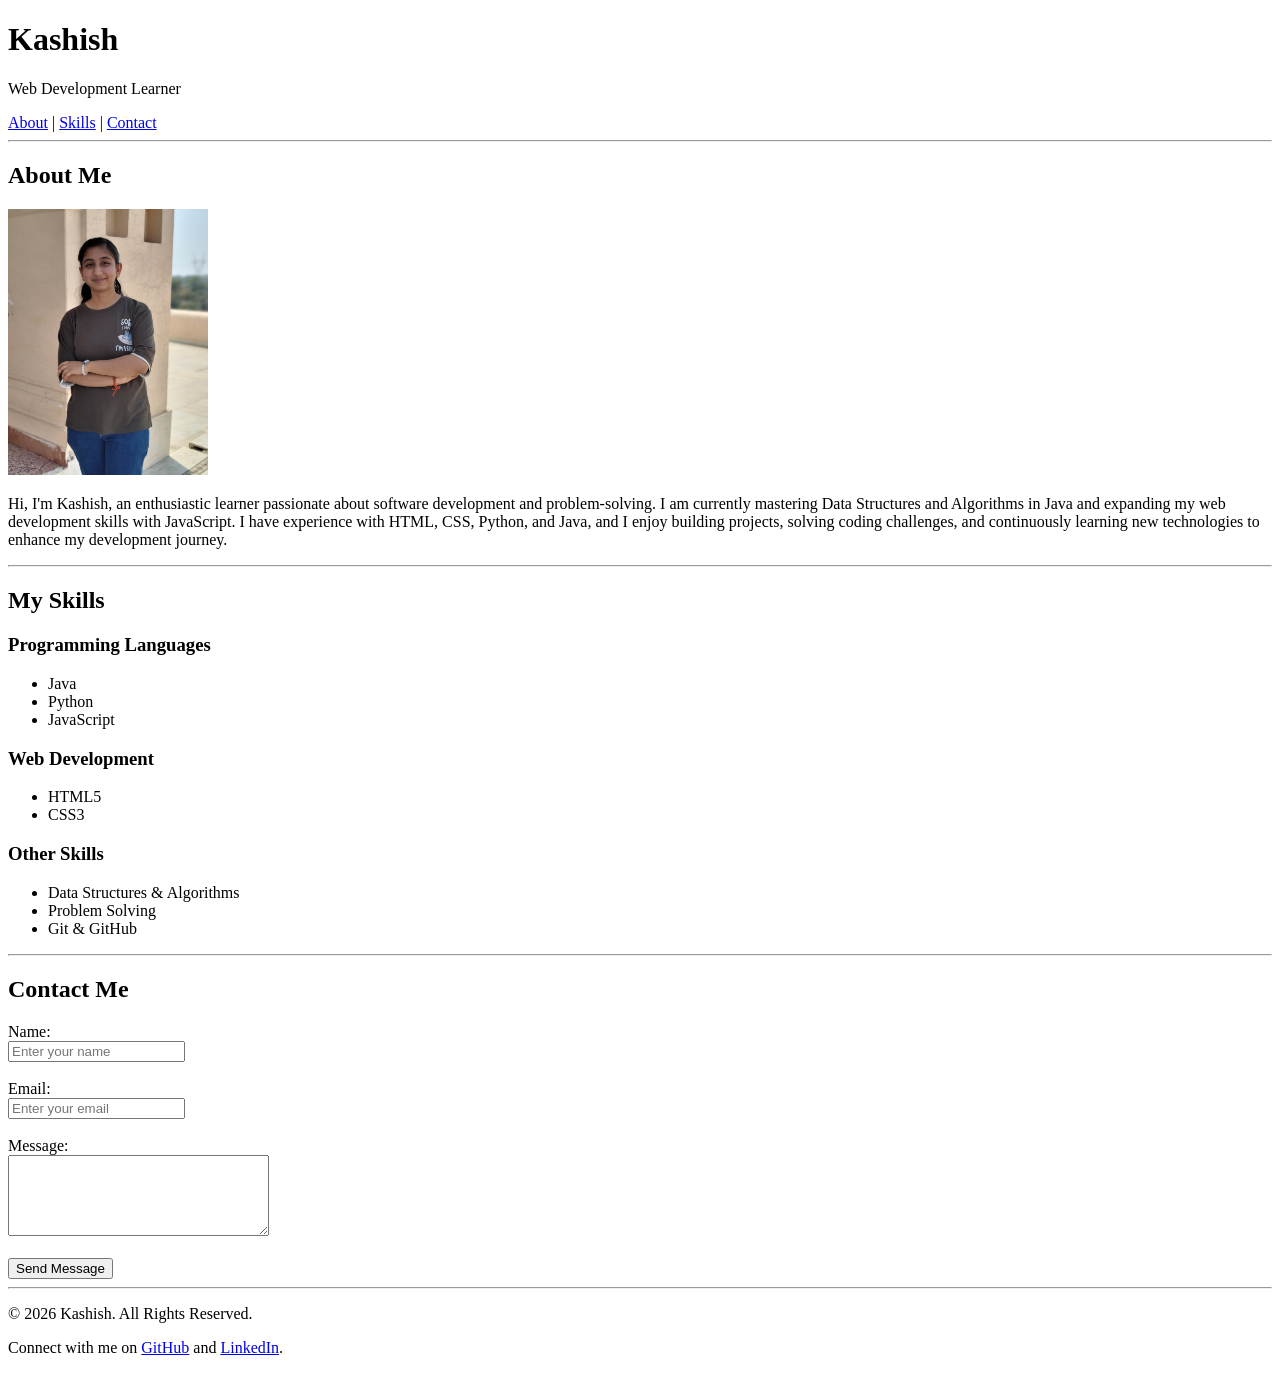
<file: Week 1/Personal Portfolio Website/index.html>
<!DOCTYPE html>
<html lang="en">

<head>
    <meta charset="UTF-8">
    <meta name="viewport" content="width=device-width, initial-scale=1.0">
    <title>My Portfolio</title>
</head>

<body>

    <!-- Header Section -->
    <header>
        <h1>Kashish</h1>
        <p>Web Development Learner</p>

        <nav>
            <a href="#about">About</a> |
            <a href="#skills">Skills</a> |
            <a href="#contact">Contact</a>
        </nav>

        <hr>
    </header>

    <!-- Main Content -->
    <main>

        <!-- About Section -->
        <section id="about">
            <h2>About Me</h2>

            <img src="image.jpg" alt="Profile picture" width="200">

            <p>
            <p>
                Hi, I'm Kashish, an enthusiastic learner passionate about software development and problem-solving. I am
                currently mastering Data Structures and Algorithms in Java and expanding my web development skills with
                JavaScript. I have experience with HTML, CSS, Python, and Java, and I enjoy building projects, solving
                coding challenges, and continuously learning new technologies to enhance my development journey.
            </p>
            </p>
        </section>

        <hr>

        <!-- Skills Section -->
        <section id="skills">
            <h2>My Skills</h2>

            <section id="skills">

                <h3>Programming Languages</h3>
                <ul>
                    <li>Java</li>
                    <li>Python</li>
                    <li>JavaScript</li>
                </ul>

                <h3>Web Development</h3>
                <ul>
                    <li>HTML5</li>
                    <li>CSS3</li>
                </ul>

                <h3>Other Skills</h3>
                <ul>
                    <li>Data Structures & Algorithms</li>
                    <li>Problem Solving</li>
                    <li>Git & GitHub</li>
                </ul>
            </section>
        </section>

        <hr>

        <!-- Contact Section -->
        <section id="contact">
            <h2>Contact Me</h2>

            <form action="#" method="post">

                <label for="name">Name:</label><br>
                <input type="text" id="name" name="name" placeholder="Enter your name" required>
                <br><br>

                <label for="email">Email:</label><br>
                <input type="email" id="email" name="email" placeholder="Enter your email" required>
                <br><br>

                <label for="message">Message:</label><br>
                <textarea id="message" name="message" rows="5" cols="30" placeholder="Enter your message" required>
                </textarea>
                <br><br>

                <button type="submit">Send Message</button>

            </form>
        </section>

    </main>

    <hr>

    <!-- Footer Section -->

    <footer>
        <p>&copy; 2026 Kashish. All Rights Reserved.</p>

        <p>
            Connect with me on
            <a href="https://github.com/Kashish26-tech" target="_blank">GitHub</a>
            and
            <a href="https://www.linkedin.com/in/kashish-926634354/" target="_blank">LinkedIn</a>.
        </p>
    </footer>

</body>

</html>
</file>
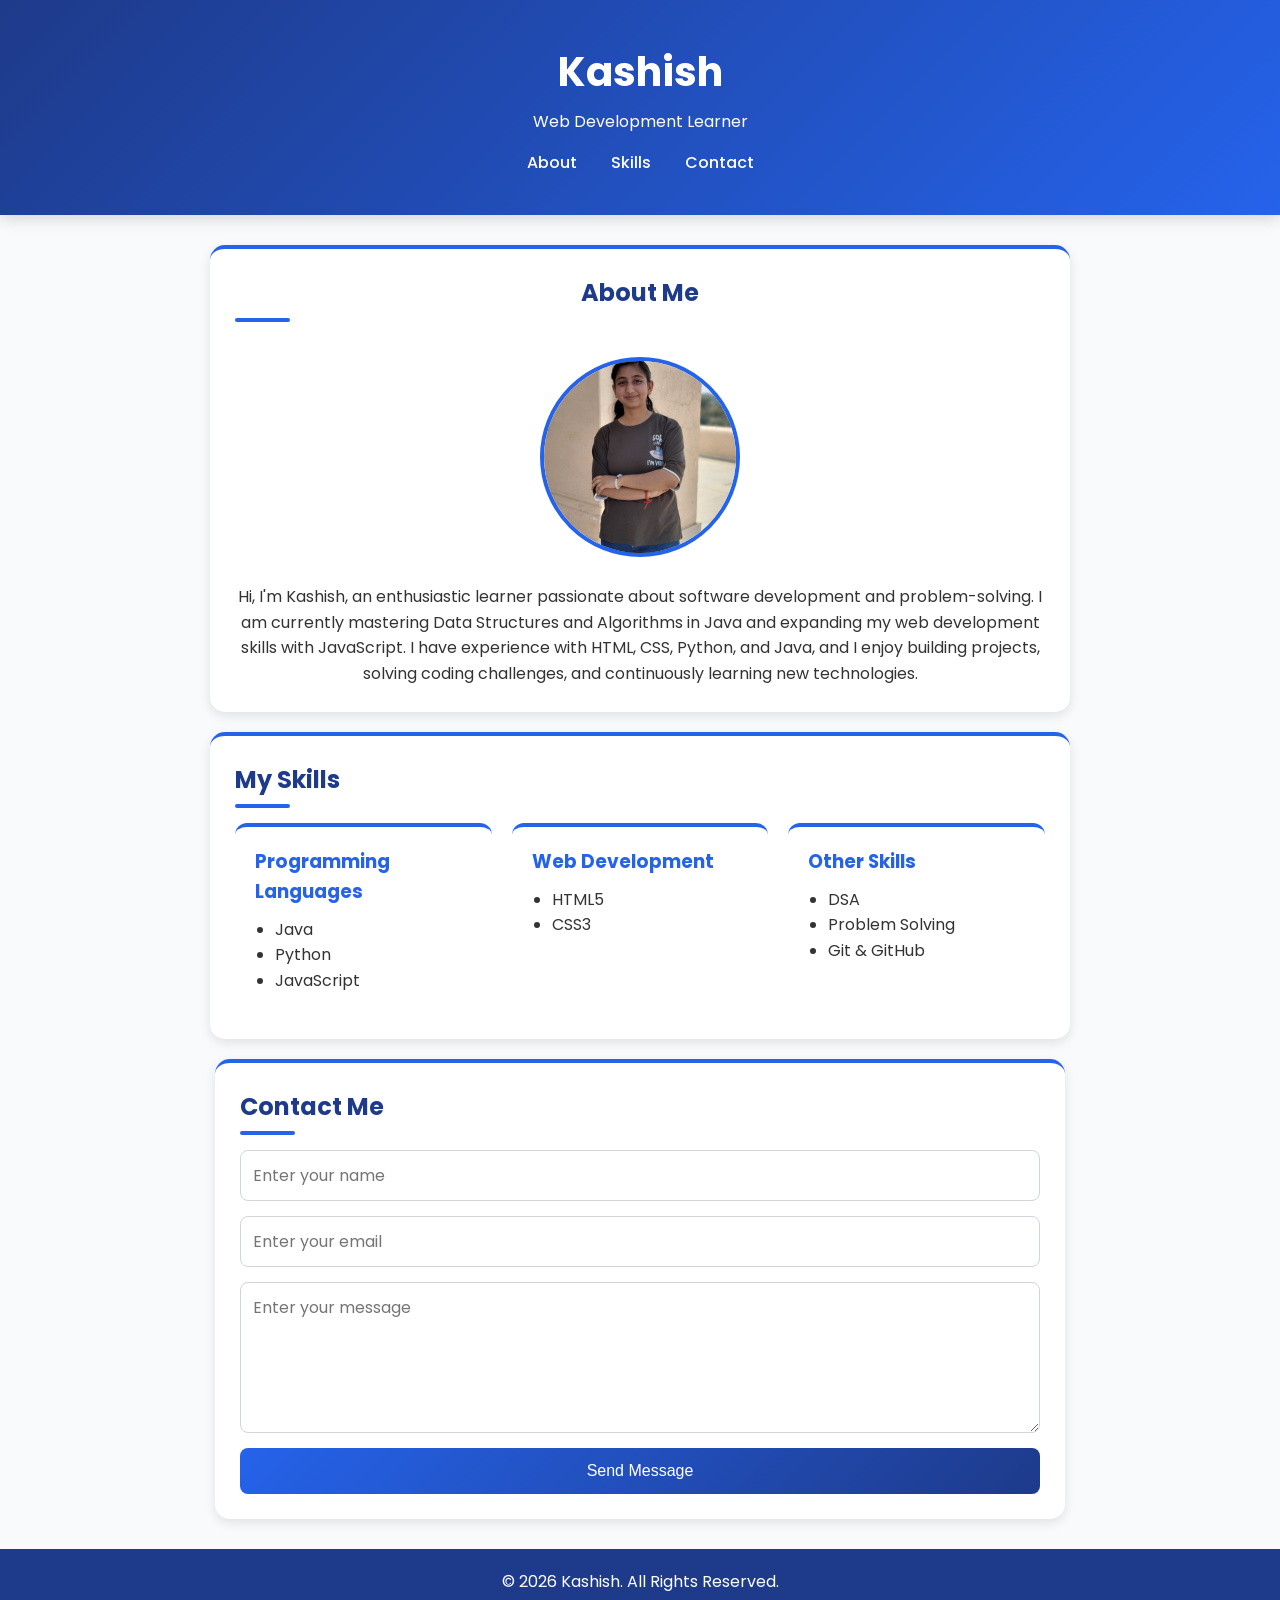
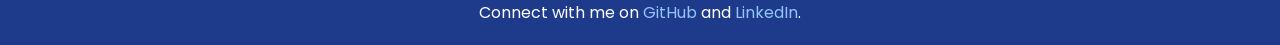
<file: Week 2/Styled Portfolio Website/index.html>
<!DOCTYPE html>
<html lang="en">

<head>
    <meta charset="UTF-8">
    <meta name="viewport" content="width=device-width, initial-scale=1.0">
    <title>Kashish Portfolio</title>

    <link rel="stylesheet" href="style.css">

    <link rel="preconnect" href="https://fonts.googleapis.com">
    <link rel="preconnect" href="https://fonts.gstatic.com" crossorigin>
    <link href="https://fonts.googleapis.com/css2?family=Poppins:wght@300;400;600&display=swap" rel="stylesheet">
</head>

<body>

    <!-- Header -->
    <header class="header">
        <h1>Kashish</h1>
        <p>Web Development Learner</p>

        <nav class="navbar">
            <a href="#about">About</a>
            <a href="#skills">Skills</a>
            <a href="#contact">Contact</a>
        </nav>
    </header>

    <!-- Main Content -->
    <main>

        <!-- About Section -->
        <section id="about" class="card">
            <h2>About Me</h2>

            <img src="images/image.jpg" alt="Profile Picture">

            <p>
                Hi, I'm Kashish, an enthusiastic learner passionate about software
                development and problem-solving. I am currently mastering Data
                Structures and Algorithms in Java and expanding my web development
                skills with JavaScript. I have experience with HTML, CSS, Python,
                and Java, and I enjoy building projects, solving coding challenges,
                and continuously learning new technologies.
            </p>
        </section>

        <!-- Skills Section -->
        <section id="skills" class="card">
            <h2>My Skills</h2>

            <div class="skills-container">

                <div class="skill-box">
                    <h3>Programming Languages</h3>
                    <ul>
                        <li>Java</li>
                        <li>Python</li>
                        <li>JavaScript</li>
                    </ul>
                </div>

                <div class="skill-box">
                    <h3>Web Development</h3>
                    <ul>
                        <li>HTML5</li>
                        <li>CSS3</li>
                    </ul>
                </div>

                <div class="skill-box">
                    <h3>Other Skills</h3>
                    <ul>
                        <li>DSA</li>
                        <li>Problem Solving</li>
                        <li>Git & GitHub</li>
                    </ul>
                </div>

            </div>
        </section>

        <!-- Contact Section -->
        <section id="contact" class="card">
            <h2>Contact Me</h2>

            <form>
                <input type="text" placeholder="Enter your name" required>

                <input type="email" placeholder="Enter your email" required>

                <textarea rows="5" placeholder="Enter your message" required></textarea>

                <button type="submit" class="btn">Send Message</button>
            </form>
        </section>

    </main>

    <!-- Footer -->
    <footer>
        <p>&copy; 2026 Kashish. All Rights Reserved.</p>

        <p>
            Connect with me on
            <a href="https://github.com/Kashish26-tech" target="_blank">GitHub</a>
            and
            <a href="https://www.linkedin.com/in/kashish-926634354/" target="_blank">LinkedIn</a>.
        </p>
    </footer>

</body>

</html>
</file>
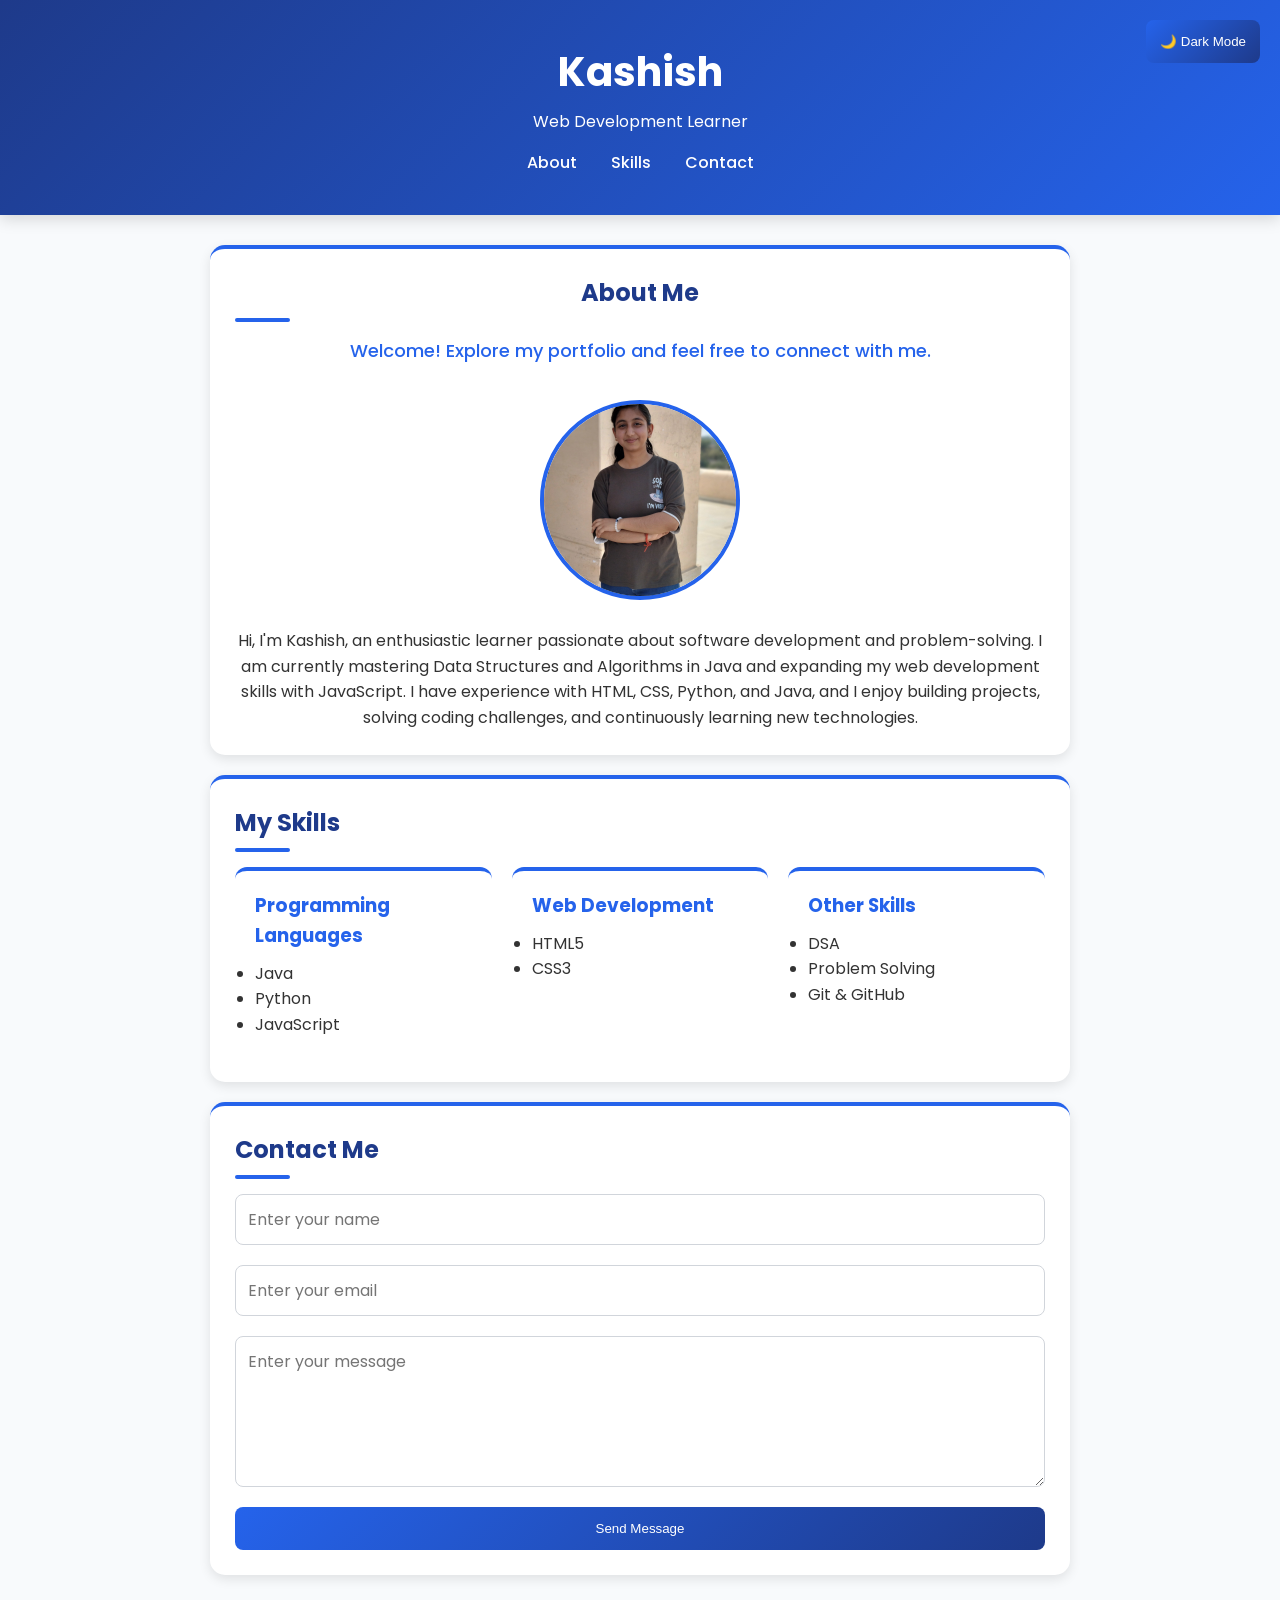
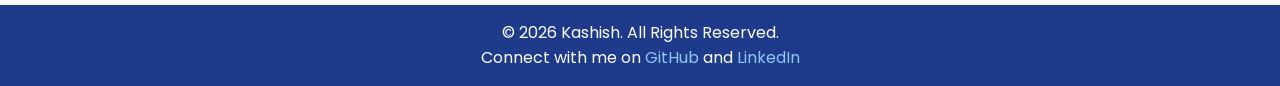
<file: Week 3/Interactive Portfolio Website/index.html>
<!DOCTYPE html>
<html lang="en">

<head>
    <meta charset="UTF-8">
    <meta name="viewport" content="width=device-width, initial-scale=1.0">
    <title>Kashish Portfolio</title>

    <link rel="stylesheet" href="style.css">

    <link rel="preconnect" href="https://fonts.googleapis.com">
    <link rel="preconnect" href="https://fonts.gstatic.com" crossorigin>
    <link href="https://fonts.googleapis.com/css2?family=Poppins:wght@300;400;500;600&display=swap" rel="stylesheet">
</head>

<body>

    <!-- Header -->
   <header class="header">

    <button id="darkModeBtn" class="btn dark-btn">
        🌙 Dark Mode
    </button>

    <h1>Kashish</h1>
    <p>Web Development Learner</p>

    <nav class="navbar">
        <a href="#about">About</a>
        <a href="#skills">Skills</a>
        <a href="#contact">Contact</a>
    </nav>

</header>

    <!-- Main Content -->
    <main>

        <!-- About Section -->
        <section id="about" class="card">

            <h2>About Me</h2>

            <p id="welcomeText"></p>

            <img src="images/image.jpg" id="profileImage" alt="Profile Picture">

            <p>
                Hi, I'm Kashish, an enthusiastic learner passionate about software
                development and problem-solving. I am currently mastering Data
                Structures and Algorithms in Java and expanding my web development
                skills with JavaScript. I have experience with HTML, CSS, Python,
                and Java, and I enjoy building projects, solving coding challenges,
                and continuously learning new technologies.
            </p>

        </section>

        <!-- Skills Section -->
        <section id="skills" class="card">

            <h2>My Skills</h2>

            <div class="skills-container">

                <div class="skill-box">
                    <h3>Programming Languages</h3>

                    <ul>
                        <li>Java</li>
                        <li>Python</li>
                        <li>JavaScript</li>
                    </ul>
                </div>

                <div class="skill-box">
                    <h3>Web Development</h3>

                    <ul>
                        <li>HTML5</li>
                        <li>CSS3</li>
                    </ul>
                </div>

                <div class="skill-box">
                    <h3>Other Skills</h3>

                    <ul>
                        <li>DSA</li>
                        <li>Problem Solving</li>
                        <li>Git & GitHub</li>
                    </ul>
                </div>

            </div>

        </section>

        <!-- Contact Section -->
        <section id="contact" class="card">

            <h2>Contact Me</h2>

            <form id="contactForm">

                <input type="text" id="name" placeholder="Enter your name">

                <small id="nameError" class="error"></small>

                <input type="email" id="email" placeholder="Enter your email">

                <small id="emailError" class="error"></small>

                <textarea id="message" rows="5" placeholder="Enter your message"></textarea>

                <small id="messageError" class="error"></small>

                <button type="submit" class="btn">
                    Send Message
                </button>

            </form>

        </section>

    </main>

    <!-- Footer -->
    <footer>

        <p>&copy; 2026 Kashish. All Rights Reserved.</p>

        <p>
            Connect with me on

            <a href="https://github.com/Kashish26-tech" target="_blank">
                GitHub
            </a>

            and

            <a href="https://www.linkedin.com/in/kashish-926634354/" target="_blank">
                LinkedIn
            </a>

        </p>

    </footer>

    <script src="script.js"></script>

</body>

</html>
</file>
<file: Week 2/Styled Portfolio Website/style.css>
@import url('https://fonts.googleapis.com/css2?family=Poppins:wght@300;400;500;600&display=swap');

/* Reset Default Styles */
*{
    margin:0;
    padding:0;
    box-sizing:border-box;
}

/* Color Variables */
:root{
    --primary:#2563eb;
    --secondary:#1e3a8a;
    --light:#f8fafc;
    --white:#ffffff;
    --text:#333333;
}

/* Body Styling */
body{
    font-family:'Poppins',sans-serif;
    background-color:var(--light);
    color:var(--text);
    line-height:1.6;
}

/* Header Section */
.header{
    background:linear-gradient(135deg,var(--secondary),var(--primary));
    color:white;
    text-align:center;
    padding:40px 20px;
    box-shadow:0 4px 15px rgba(0,0,0,0.15);
}

.header h1{
    font-size:2.5rem;
    margin-bottom:5px;
}

.header p{
    font-size:1rem;
    margin-bottom:15px;
}

/* Navigation Bar */
.navbar{
    margin-top:10px;
}

.navbar a{
    text-decoration:none;
    color:white;
    margin:0 15px;
    font-weight:500;
    transition:0.3s;
}

.navbar a:hover{
    color:#dbeafe;
    text-decoration:underline;
}

/* Main Content Container */
main{
    max-width:900px;
    margin:30px auto;
    padding:0 20px;
}

/* Card Layout for Sections */
.card{
    background:white;
    padding:25px;
    margin-bottom:20px;
    border-radius:15px;
    border-top:4px solid var(--primary);
    box-shadow:0 4px 12px rgba(0,0,0,0.1);
    transition:all 0.3s ease;
}

.card:hover{
    transform:translateY(-8px);
}

/* Section Headings */
h2{
    color:var(--secondary);
    margin-bottom:15px;
}

h2::after{
    content:"";
    display:block;
    width:55px;
    height:4px;
    background:var(--primary);
    margin-top:5px;
    border-radius:5px;
}

/* About Section */
#about{
    text-align:center;
}

#about img{
    width:200px;
    height:200px;
    object-fit:cover;
    border-radius:50%;
    border:4px solid var(--primary);
    margin:20px 0;
    transition:all 0.4s ease;
}

/* Profile Image Hover Effect */
#about img:hover{
    transform:scale(1.08) rotate(5deg);
}

/* Skills Section Layout */
.skills-container{
    display:flex;
    gap:20px;
    flex-wrap:wrap;
}

/* Individual Skill Cards */
.skill-box{
    flex:1;
    min-width:220px;
    background:white;
    padding:20px;
    border-radius:12px;
    border-top:4px solid var(--primary);
    transition:all 0.3s ease;
}

.skill-box:hover{
    transform:translateY(-5px);
    box-shadow:0 5px 15px rgba(37,99,235,0.15);
}

.skill-box h3{
    margin-bottom:10px;
    color:var(--primary);
}

.skill-box ul{
    margin-left:20px;
}

/* Contact Section */
#contact{
    max-width:850px;
    margin:auto;
}

/* Contact Form */
form{
    display:flex;
    flex-direction:column;
    gap:15px;
}

/* Input Fields */
input,
textarea{
    width:100%;
    padding:12px;
    border:1px solid #d1d5db;
    border-radius:8px;
    font-size:1rem;
    font-family:'Poppins',sans-serif;
    transition:0.3s;
}

/* Input Focus Effect */
input:focus,
textarea:focus{
    outline:none;
    border-color:var(--primary);
    box-shadow:0 0 8px rgba(37,99,235,0.15);
}

/* Submit Button */
.btn{
    background:linear-gradient(135deg,var(--primary),var(--secondary));
    color:white;
    border:none;
    padding:14px;
    border-radius:8px;
    cursor:pointer;
    font-size:1rem;
    font-weight:500;
    transition:all 0.3s ease;
}

/* Button Hover Effect */
.btn:hover{
    transform:translateY(-2px);
    box-shadow:0 5px 15px rgba(37,99,235,0.3);
}

/* Footer Section */
footer{
    background:var(--secondary);
    color:white;
    text-align:center;
    padding:15px;
    margin-top:20px;
}

footer p{
    margin:5px 0;
}

footer a{
    color:#93c5fd;
    text-decoration:none;
}

/* Footer Link Hover Effect */
footer a:hover{
    color:white;
}

/* Responsive Design for Mobile Devices */
@media(max-width:768px){

    .header h1{
        font-size:2rem;
    }

    .navbar a{
        display:block;
        margin:8px 0;
    }

    .skills-container{
        flex-direction:column;
    }

    #about img{
        width:150px;
        height:150px;
    }

    .card{
        padding:20px;
    }
}
</file>
<file: Week 3/Interactive Portfolio Website/style.css>
@import url('https://fonts.googleapis.com/css2?family=Poppins:wght@300;400;500;600&display=swap');

/* Reset */
*{
    margin:0;
    padding:0;
    box-sizing:border-box;
}

/* Variables */
:root{
    --primary:#2563eb;
    --secondary:#1e3a8a;
    --light:#f8fafc;
    --white:#ffffff;
    --text:#333333;
}

/* Body */
body{
    font-family:'Poppins',sans-serif;
    background:var(--light);
    color:var(--text);
    line-height:1.6;
    transition:all .3s ease;
}

/* Header */
.header{
    position:relative;
    background:linear-gradient(135deg,var(--secondary),var(--primary));
    color:#fff;
    text-align:center;
    padding:40px 20px;
    box-shadow:0 4px 15px rgba(0,0,0,.15);
}

.header h1{
    font-size:2.5rem;
    margin-bottom:5px;
}

.header p{
    margin-bottom:15px;
}

.dark-btn{
    position:absolute;
    top:20px;
    right:20px;
    width:auto;
    padding:10px 18px;
}

/* Navbar */
.navbar{
    margin-top:10px;
}

.navbar a{
    color:#fff;
    text-decoration:none;
    margin:0 15px;
    font-weight:500;
    transition:.3s;
}

.navbar a:hover{
    color:#dbeafe;
    text-decoration:underline;
}

/* Main */
main{
    max-width:900px;
    margin:30px auto;
    padding:0 20px;
}

/* Cards */
.card{
    background:#fff;
    padding:25px;
    margin-bottom:20px;
    border-radius:15px;
    border-top:4px solid var(--primary);
    box-shadow:0 4px 12px rgba(0,0,0,.1);
    transition:.3s;
}

.card:hover{
    transform:translateY(-8px);
}

h2{
    color:var(--secondary);
    margin-bottom:15px;
}

h2::after{
    content:"";
    display:block;
    width:55px;
    height:4px;
    background:var(--primary);
    margin-top:5px;
    border-radius:5px;
}

/* About */
#about{
    text-align:center;
}

#welcomeText{
    font-size:18px;
    color:var(--primary);
    font-weight:500;
    margin-bottom:15px;
}

#profileImage{
    width:200px;
    height:200px;
    object-fit:cover;
    border-radius:50%;
    border:4px solid var(--primary);
    margin:20px 0;
    transition:.4s;
    cursor:pointer;
}

/* Skills */
.skills-container{
    display:flex;
    gap:20px;
    flex-wrap:wrap;
}

.skill-box{
    flex:1;
    min-width:220px;
    background:#fff;
    padding:20px;
    border-radius:12px;
    border-top:4px solid var(--primary);
    transition:.3s;
}

.skill-box:hover{
    transform:translateY(-5px);
    box-shadow:0 5px 15px rgba(37,99,235,.15);
}

.skill-box h3{
    color:var(--primary);
    margin-bottom:10px;
}

/* Contact */
form{
    display:flex;
    flex-direction:column;
    gap:15px;
}

input,textarea{
    width:100%;
    padding:12px;
    border:1px solid #d1d5db;
    border-radius:8px;
    font-size:1rem;
    font-family:'Poppins',sans-serif;
    transition:.3s;
}

input:focus,
textarea:focus{
    outline:none;
    border-color:var(--primary);
    box-shadow:0 0 8px rgba(37,99,235,.15);
}

.error{
    color:red;
    font-size:14px;
    margin-top:-10px;
}

/* Buttons */
.btn{
    background:linear-gradient(135deg,var(--primary),var(--secondary));
    color:#fff;
    border:none;
    padding:14px;
    border-radius:8px;
    cursor:pointer;
    transition:.3s;
}

.btn:hover{
    transform:translateY(-2px);
}

/* Footer */
footer{
    background:var(--secondary);
    color:#fff;
    text-align:center;
    padding:15px;
}

footer a{
    color:#93c5fd;
    text-decoration:none;
}

footer a:hover{
    color:#fff;
}

/* Dark Mode */
.dark-mode{
    background:#121212;
    color:#fff;
}

.dark-mode .header{
    background:linear-gradient(135deg,#000,#1f1f1f);
}

.dark-mode .card,
.dark-mode .skill-box{
    background:#1f1f1f;
    color:#fff;
}

.dark-mode h2,
.dark-mode h3,
.dark-mode #welcomeText{
    color:#60a5fa;
}

.dark-mode input,
.dark-mode textarea{
    background:#333;
    color:#fff;
    border:1px solid #555;
}

.dark-mode input::placeholder,
.dark-mode textarea::placeholder{
    color:#ccc;
}

.dark-mode footer{
    background:#000;
}

.dark-mode .navbar a{
    color:#fff;
}

/* Responsive */
@media(max-width:768px){

    .header h1{
        font-size:2rem;
    }

    .navbar a{
        display:block;
        margin:8px 0;
    }

    .skills-container{
        flex-direction:column;
    }

    #profileImage{
        width:150px;
        height:150px;
    }

    .card{
        padding:20px;
    }

    .dark-btn{
        position:static;
        margin-top:15px;
    }
}
</file>
